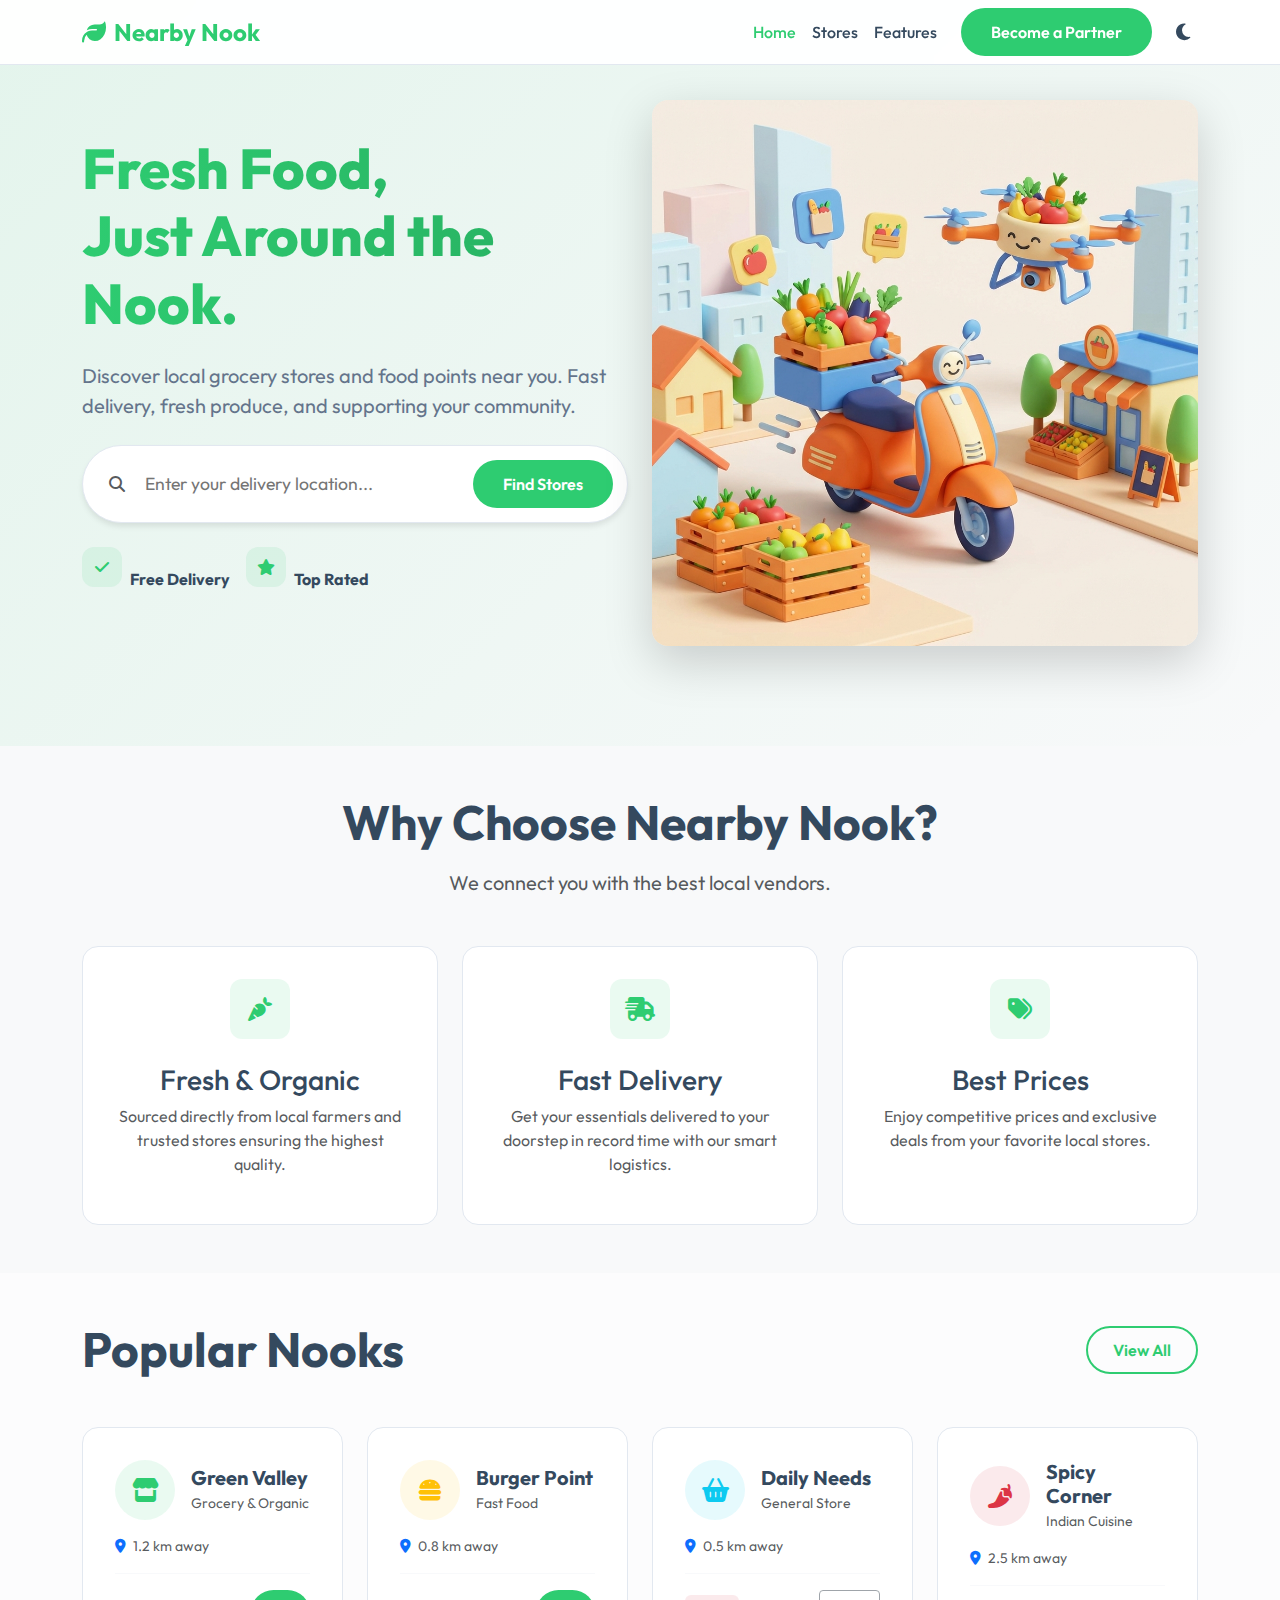
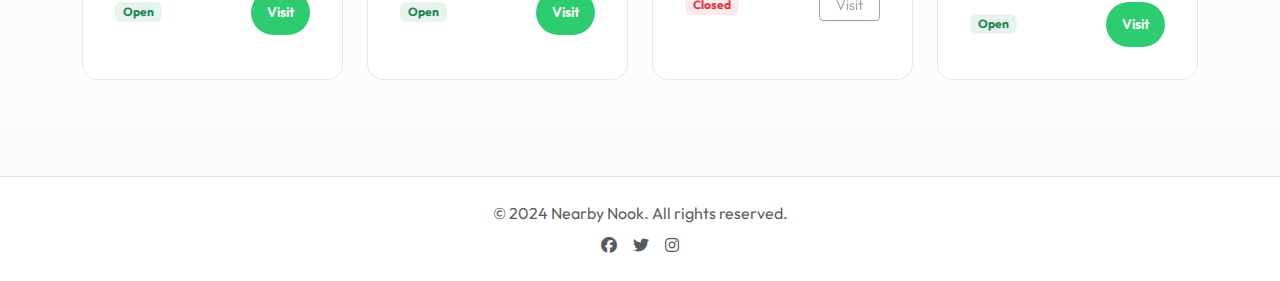
<file: Nearby Nook/index.html>
<!DOCTYPE html>
<html lang="en" data-theme="light">
<head>
    <meta charset="UTF-8">
    <meta name="viewport" content="width=device-width, initial-scale=1.0">
    <title>Nearby Nook - Your Local Grocery & Food Finder</title>
    <!-- Bootstrap 5 CSS -->
    <link href="https://cdn.jsdelivr.net/npm/bootstrap@5.3.0/dist/css/bootstrap.min.css" rel="stylesheet">
    <!-- FontAwesome -->
    <link rel="stylesheet" href="https://cdnjs.cloudflare.com/ajax/libs/font-awesome/6.4.0/css/all.min.css">
    <!-- Google Fonts -->
    <link href="https://fonts.googleapis.com/css2?family=Outfit:wght@300;400;600;700&display=swap" rel="stylesheet">
    <!-- Custom CSS -->
    <link rel="stylesheet" href="assets/css/style.css">
</head>
<body>

    <!-- Navbar -->
    <nav class="navbar navbar-expand-lg fixed-top">
        <div class="container">
            <a class="navbar-brand" href="index.html">
                <i class="fas fa-leaf me-2"></i>Nearby Nook
            </a>
            <button class="navbar-toggler" type="button" data-bs-toggle="collapse" data-bs-target="#navbarNav">
                <span class="navbar-toggler-icon"></span>
            </button>
            <div class="collapse navbar-collapse" id="navbarNav">
                <ul class="navbar-nav ms-auto align-items-center">
                    <li class="nav-item"><a class="nav-link active" href="index.html">Home</a></li>
                    <li class="nav-item"><a class="nav-link" href="#stores">Stores</a></li>
                    <li class="nav-item"><a class="nav-link" href="#features">Features</a></li>
                    <li class="nav-item ms-lg-3">
                        <a class="btn btn-primary-custom" href="partner.html">Become a Partner</a>
                    </li>
                    <li class="nav-item ms-lg-3">
                        <button class="theme-switch" id="theme-toggle" aria-label="Toggle Theme">
                            <i class="fas fa-moon"></i>
                        </button>
                    </li>
                </ul>
            </div>
        </div>
    </nav>

    <!-- Hero Section -->
    <section class="hero-section d-flex align-items-center">
        <div class="container">
            <div class="row align-items-center">
                <div class="col-lg-6 mb-5 mb-lg-0">
                    <h1 class="hero-title animate__animated animate__fadeInUp">Fresh Food,<br>Just Around the Nook.</h1>
                    <p class="hero-subtitle mb-4">Discover local grocery stores and food points near you. Fast delivery, fresh produce, and supporting your community.</p>
                    
                    <div class="search-container mb-4">
                        <i class="fas fa-search text-muted align-self-center ms-3"></i>
                        <input type="text" class="search-input" placeholder="Enter your delivery location...">
                        <button class="btn btn-primary-custom m-1">Find Stores</button>
                    </div>

                    <div class="d-flex gap-3">
                        <div class="d-flex align-items-center gap-2">
                            <div class="icon-box" style="width: 40px; height: 40px; font-size: 1rem;">
                                <i class="fas fa-check"></i>
                            </div>
                            <span class="fw-bold">Free Delivery</span>
                        </div>
                        <div class="d-flex align-items-center gap-2">
                            <div class="icon-box" style="width: 40px; height: 40px; font-size: 1rem;">
                                <i class="fas fa-star"></i>
                            </div>
                            <span class="fw-bold">Top Rated</span>
                        </div>
                    </div>
                </div>
                <div class="col-lg-6 text-center">
                    <img src="assets/images/hero-bg.png" alt="Delivery Drone and Scooter" class="img-fluid floating-icon rounded-4 shadow-lg">
                </div>
            </div>
        </div>
    </section>

    <!-- Features Section -->
    <section id="features" class="py-5">
        <div class="container">
            <div class="text-center mb-5">
                <h2 class="fw-bold display-5 mb-3">Why Choose Nearby Nook?</h2>
                <p class="text-muted fs-5">We connect you with the best local vendors.</p>
            </div>
            <div class="row g-4">
                <div class="col-md-4">
                    <div class="feature-card text-center">
                        <div class="icon-box mx-auto">
                            <i class="fas fa-carrot"></i>
                        </div>
                        <h3>Fresh & Organic</h3>
                        <p class="text-muted">Sourced directly from local farmers and trusted stores ensuring the highest quality.</p>
                    </div>
                </div>
                <div class="col-md-4">
                    <div class="feature-card text-center">
                        <div class="icon-box mx-auto">
                            <i class="fas fa-shipping-fast"></i>
                        </div>
                        <h3>Fast Delivery</h3>
                        <p class="text-muted">Get your essentials delivered to your doorstep in record time with our smart logistics.</p>
                    </div>
                </div>
                <div class="col-md-4">
                    <div class="feature-card text-center">
                        <div class="icon-box mx-auto">
                            <i class="fas fa-tags"></i>
                        </div>
                        <h3>Best Prices</h3>
                        <p class="text-muted">Enjoy competitive prices and exclusive deals from your favorite local stores.</p>
                    </div>
                </div>
            </div>
        </div>
    </section>

    <!-- Popular Stores Section -->
    <section id="stores" class="py-5 bg-light-subtle">
        <div class="container">
            <div class="d-flex justify-content-between align-items-center mb-5">
                <h2 class="fw-bold display-5 m-0">Popular Nooks</h2>
                <a href="#" class="btn btn-outline-custom">View All</a>
            </div>
            <div class="row g-4">
                <!-- Store 1 -->
                <div class="col-md-6 col-lg-3">
                    <div class="store-card">
                        <div class="d-flex align-items-center gap-3 mb-3">
                            <div class="icon-box m-0 rounded-circle">
                                <i class="fas fa-store"></i>
                            </div>
                            <div>
                                <h5 class="m-0 fw-bold">Green Valley</h5>
                                <small class="text-muted">Grocery & Organic</small>
                            </div>
                        </div>
                        <p class="text-muted small mb-3"> <i class="fas fa-map-marker-alt me-1 text-primary"></i> 1.2 km away</p>
                        <hr style="border-color: var(--border-color);">
                        <div class="d-flex justify-content-between align-items-center">
                            <span class="badge bg-success bg-opacity-10 text-success">Open</span>
                            <button class="btn btn-sm btn-primary-custom px-3">Visit</button>
                        </div>
                    </div>
                </div>
                <!-- Store 2 -->
                <div class="col-md-6 col-lg-3">
                    <div class="store-card">
                        <div class="d-flex align-items-center gap-3 mb-3">
                            <div class="icon-box m-0 rounded-circle text-warning bg-warning bg-opacity-10">
                                <i class="fas fa-hamburger"></i>
                            </div>
                            <div>
                                <h5 class="m-0 fw-bold">Burger Point</h5>
                                <small class="text-muted">Fast Food</small>
                            </div>
                        </div>
                        <p class="text-muted small mb-3"> <i class="fas fa-map-marker-alt me-1 text-primary"></i> 0.8 km away</p>
                        <hr style="border-color: var(--border-color);">
                        <div class="d-flex justify-content-between align-items-center">
                            <span class="badge bg-success bg-opacity-10 text-success">Open</span>
                            <button class="btn btn-sm btn-primary-custom px-3">Visit</button>
                        </div>
                    </div>
                </div>
                <!-- Store 3 -->
                <div class="col-md-6 col-lg-3">
                    <div class="store-card">
                        <div class="d-flex align-items-center gap-3 mb-3">
                            <div class="icon-box m-0 rounded-circle text-info bg-info bg-opacity-10">
                                <i class="fas fa-shopping-basket"></i>
                            </div>
                            <div>
                                <h5 class="m-0 fw-bold">Daily Needs</h5>
                                <small class="text-muted">General Store</small>
                            </div>
                        </div>
                        <p class="text-muted small mb-3"> <i class="fas fa-map-marker-alt me-1 text-primary"></i> 0.5 km away</p>
                        <hr style="border-color: var(--border-color);">
                        <div class="d-flex justify-content-between align-items-center">
                            <span class="badge bg-danger bg-opacity-10 text-danger">Closed</span>
                            <button class="btn btn-sm btn-outline-secondary px-3" disabled>Visit</button>
                        </div>
                    </div>
                </div>
                <!-- Store 4 -->
                <div class="col-md-6 col-lg-3">
                    <div class="store-card">
                        <div class="d-flex align-items-center gap-3 mb-3">
                            <div class="icon-box m-0 rounded-circle text-danger bg-danger bg-opacity-10">
                                <i class="fas fa-pepper-hot"></i>
                            </div>
                            <div>
                                <h5 class="m-0 fw-bold">Spicy Corner</h5>
                                <small class="text-muted">Indian Cuisine</small>
                            </div>
                        </div>
                        <p class="text-muted small mb-3"> <i class="fas fa-map-marker-alt me-1 text-primary"></i> 2.5 km away</p>
                        <hr style="border-color: var(--border-color);">
                        <div class="d-flex justify-content-between align-items-center">
                            <span class="badge bg-success bg-opacity-10 text-success">Open</span>
                            <button class="btn btn-sm btn-primary-custom px-3">Visit</button>
                        </div>
                    </div>
                </div>
            </div>
        </div>
    </section>

    <!-- Footer -->
    <footer class="py-4 mt-5 border-top" style="background-color: var(--card-bg);">
        <div class="container text-center text-muted">
            <p class="mb-2">&copy; 2024 Nearby Nook. All rights reserved.</p>
            <div class="d-flex justify-content-center gap-3">
                <a href="#" class="text-muted"><i class="fab fa-facebook"></i></a>
                <a href="#" class="text-muted"><i class="fab fa-twitter"></i></a>
                <a href="#" class="text-muted"><i class="fab fa-instagram"></i></a>
            </div>
        </div>
    </footer>

    <!-- Scripts -->
    <script src="https://cdn.jsdelivr.net/npm/bootstrap@5.3.0/dist/js/bootstrap.bundle.min.js"></script>
    <script src="assets/js/main.js"></script>
</body>
</html>
</file>
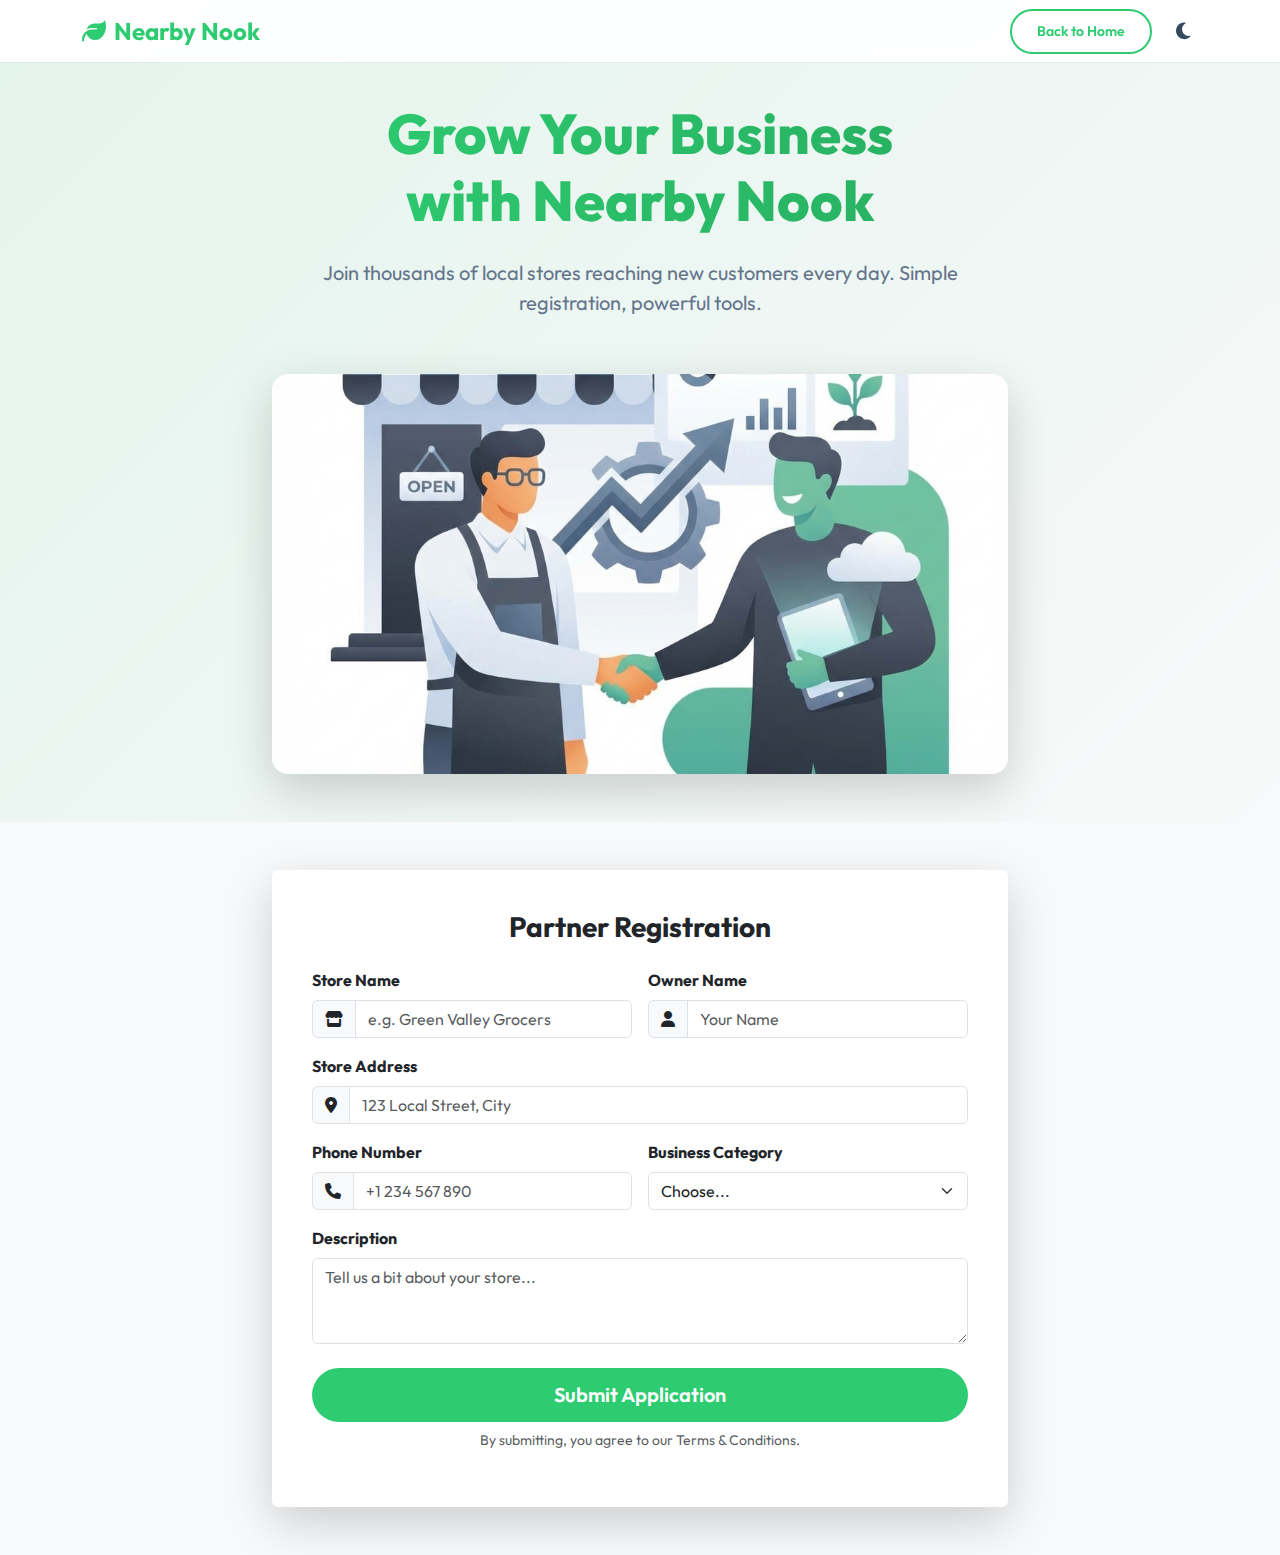
<file: Nearby Nook/partner.html>
<!DOCTYPE html>
<html lang="en" data-theme="light">

<head>
    <meta charset="UTF-8">
    <meta name="viewport" content="width=device-width, initial-scale=1.0">
    <title>Become a Partner - Nearby Nook</title>
    
    <link href="https://cdn.jsdelivr.net/npm/bootstrap@5.3.0/dist/css/bootstrap.min.css" rel="stylesheet">  
    <link rel="stylesheet" href="https://cdnjs.cloudflare.com/ajax/libs/font-awesome/6.4.0/css/all.min.css">
    <link href="https://fonts.googleapis.com/css2?family=Outfit:wght@300;400;600;700&display=swap" rel="stylesheet">
    <link rel="stylesheet" href="assets/css/style.css">
</head>

<body>

    <!-- Navbar -->
    <nav class="navbar navbar-expand-lg fixed-top">
        <div class="container">
            <a class="navbar-brand" href="index.html">
                <i class="fas fa-leaf me-2"></i>Nearby Nook
            </a>
            <div class="d-flex align-items-center gap-3">
                <a href="index.html" class="btn btn-outline-custom btn-sm">Back to Home</a>
                <button class="theme-switch" id="theme-toggle" aria-label="Toggle Theme">
                    <i class="fas fa-moon"></i>
                </button>
            </div>
        </div>
    </nav>

    <!-- Partner Hero -->
    <section class="hero-section pb-0">
        <div class="container">
            <div class="row align-items-center justify-content-center text-center">
                <div class="col-lg-8">
                    <h1 class="hero-title">Grow Your Business<br>with Nearby Nook</h1>
                    <p class="hero-subtitle">Join thousands of local stores reaching new customers every day. Simple
                        registration, powerful tools.</p>
                </div>
            </div>
            <div class="row justify-content-center mt-4">
                <div class="col-lg-8 text-center">
                    <img src="assets/images/partner-bg.png" alt="Partnership" class="img-fluid rounded-4 shadow-lg mb-5"
                        style="max-height: 400px; object-fit: cover; width: 100%;">
                </div>
            </div>
        </div>
    </section>

    <!-- Registration Form -->
    <section class="py-5" style="background-color: var(--bg-body);">
        <div class="container">
            <div class="row justify-content-center">
                <div class="col-lg-8">
                    <div class="card shadow-lg p-4 border-0" style="background-color: var(--card-bg);">
                        <div class="card-body">
                            <h3 class="fw-bold mb-4 text-center">Partner Registration</h3>
                            <form>
                                <div class="row g-3">
                                    <div class="col-md-6">
                                        <label class="form-label fw-bold">Store Name</label>
                                        <div class="input-group">
                                            <span class="input-group-text"><i class="fas fa-store"></i></span>
                                            <input type="text" class="form-control"
                                                placeholder="e.g. Green Valley Grocers">
                                        </div>
                                    </div>
                                    <div class="col-md-6">
                                        <label class="form-label fw-bold">Owner Name</label>
                                        <div class="input-group">
                                            <span class="input-group-text"><i class="fas fa-user"></i></span>
                                            <input type="text" class="form-control" placeholder="Your Name">
                                        </div>
                                    </div>
                                    <div class="col-12">
                                        <label class="form-label fw-bold">Store Address</label>
                                        <div class="input-group">
                                            <span class="input-group-text"><i class="fas fa-map-marker-alt"></i></span>
                                            <input type="text" class="form-control"
                                                placeholder="123 Local Street, City">
                                        </div>
                                    </div>
                                    <div class="col-md-6">
                                        <label class="form-label fw-bold">Phone Number</label>
                                        <div class="input-group">
                                            <span class="input-group-text"><i class="fas fa-phone"></i></span>
                                            <input type="tel" class="form-control" placeholder="+1 234 567 890">
                                        </div>
                                    </div>
                                    <div class="col-md-6">
                                        <label class="form-label fw-bold">Business Category</label>
                                        <select class="form-select">
                                            <option selected>Choose...</option>
                                            <option value="1">Grocery Store</option>
                                            <option value="2">Restaurant / Food Point</option>
                                            <option value="3">Bakery</option>
                                            <option value="4">Other</option>
                                        </select>
                                    </div>
                                    <div class="col-12">
                                        <label class="form-label fw-bold">Description</label>
                                        <textarea class="form-control" rows="3"
                                            placeholder="Tell us a bit about your store..."></textarea>
                                    </div>
                                    <div class="col-12 mt-4 text-center">
                                        <button type="submit" class="btn btn-primary-custom w-100 btn-lg">Submit
                                            Application</button>
                                        <p class="text-muted small mt-2">By submitting, you agree to our Terms &
                                            Conditions.</p>
                                    </div>
                                </div>
                            </form>
                        </div>
                    </div>
                </div>
            </div>
        </div>
    </section>

    <!-- Scripts -->
    <script src="https://cdn.jsdelivr.net/npm/bootstrap@5.3.0/dist/js/bootstrap.bundle.min.js"></script>
    <script src="assets/js/main.js"></script>
</body>


</html>
</file>
<file: Nearby Nook/assets/css/style.css>
:root {
    
    --primary-color: #2ecc71;
    --primary-dark: #27ae60;
    --accent-color: #e67e22;
    --dark-bg: #0f172a;
    --light-bg: #f8f9fa;
    --card-bg-light: #ffffff;
    --card-bg-dark: #1e293b;
    --text-main: #34495e;
    --text-light: #f8f9fa;
    --text-muted: #64748b;
    
    
    --transition-speed: 0.3s;
}

[data-theme="dark"] {
    --bg-body: var(--dark-bg);
    --text-color: var(--text-light);
    --card-bg: var(--card-bg-dark);
    --navbar-bg: rgba(15, 23, 42, 0.95);
    --input-bg: #334155;
    --border-color: #334155;
}

[data-theme="light"] {
    --bg-body: var(--light-bg);
    --text-color: var(--text-main);
    --card-bg: var(--card-bg-light);
    --navbar-bg: rgba(255, 255, 255, 0.95);
    --input-bg: #ffffff;
    --border-color: #e2e8f0;
}

body {
    background-color: var(--bg-body);
    color: var(--text-color);
    font-family: 'Outfit', sans-serif; 
    transition: background-color var(--transition-speed) ease, color var(--transition-speed) ease;
}

/* Navbar */
.navbar {
    background-color: var(--navbar-bg);
    backdrop-filter: blur(10px);
    border-bottom: 1px solid var(--border-color);
    transition: all 0.3s ease;
}

.navbar-brand {
    font-weight: 700;
    font-size: 1.5rem;
    color: var(--primary-color) !important;
}

.nav-link {
    color: var(--text-color) !important;
    font-weight: 500;
    transition: color 0.2s;
}

.nav-link:hover, .nav-link.active {
    color: var(--primary-color) !important;
}

/* Hero Section */
.hero-section {
    padding: 100px 0;
    position: relative;
    overflow: hidden;
    background: linear-gradient(135deg, rgba(46, 204, 113, 0.1) 0%, rgba(46, 204, 113, 0) 100%);
}

.hero-title {
    font-weight: 800;
    font-size: 3.5rem;
    background: linear-gradient(to right, var(--primary-color), var(--primary-dark));
    -webkit-background-clip: text;
    -webkit-text-fill-color: transparent;
    margin-bottom: 1.5rem;
}

.hero-subtitle {
    font-size: 1.25rem;
    color: var(--text-muted);
    margin-bottom: 2rem;
}

/* Cards & Glassmorphism */
.feature-card, .store-card {
    background-color: var(--card-bg);
    border: 1px solid var(--border-color);
    border-radius: 16px;
    padding: 2rem;
    transition: transform 0.3s ease, box-shadow 0.3s ease;
    height: 100%;
}

.feature-card:hover, .store-card:hover {
    transform: translateY(-5px);
    box-shadow: 0 20px 25px -5px rgba(0, 0, 0, 0.1), 0 10px 10px -5px rgba(0, 0, 0, 0.04);
}

.icon-box {
    width: 60px;
    height: 60px;
    background-color: rgba(46, 204, 113, 0.1);
    border-radius: 12px;
    display: flex;
    align-items: center;
    justify-content: center;
    color: var(--primary-color);
    font-size: 1.5rem;
    margin-bottom: 1.5rem;
}

/* Buttons */
.btn-primary-custom {
    background-color: var(--primary-color);
    border: none;
    padding: 12px 30px;
    border-radius: 50px;
    color: white;
    font-weight: 600;
    transition: transform 0.2s, box-shadow 0.2s;
}

.btn-primary-custom:hover {
    background-color: var(--primary-dark);
    transform: scale(1.05);
    box-shadow: 0 10px 15px -3px rgba(46, 204, 113, 0.3);
    color: white;
}

.btn-outline-custom {
    border: 2px solid var(--primary-color);
    color: var(--primary-color);
    padding: 10px 25px;
    border-radius: 50px;
    font-weight: 600;
}

.btn-outline-custom:hover {
    background-color: var(--primary-color);
    color: white;
}

/* Search Bar */
.search-container {
    background: var(--card-bg);
    padding: 10px;
    border-radius: 50px;
    box-shadow: 0 4px 6px -1px rgba(0, 0, 0, 0.1);
    border: 1px solid var(--border-color);
    display: flex;
    max-width: 600px;
    margin: 0 auto;
}

.search-input {
    border: none;
    background: transparent;
    flex-grow: 1;
    padding: 10px 20px;
    font-size: 1.1rem;
    color: var(--text-color);
}

.search-input:focus {
    outline: none;
}

/* Theme Toggle */
.theme-switch {
    background: none;
    border: none;
    color: var(--text-color);
    font-size: 1.2rem;
    cursor: pointer;
    padding: 0.5rem;
    border-radius: 50%;
    transition: background-color 0.2s;
}

.theme-switch:hover {
    background-color: rgba(128, 128, 128, 0.1);
}

/* Animations */
@keyframes float {
    0% { transform: translateY(0px); }
    50% { transform: translateY(-10px); }
    100% { transform: translateY(0px); }
}

.floating-icon {
    animation: float 4s ease-in-out infinite;
}
</file>
